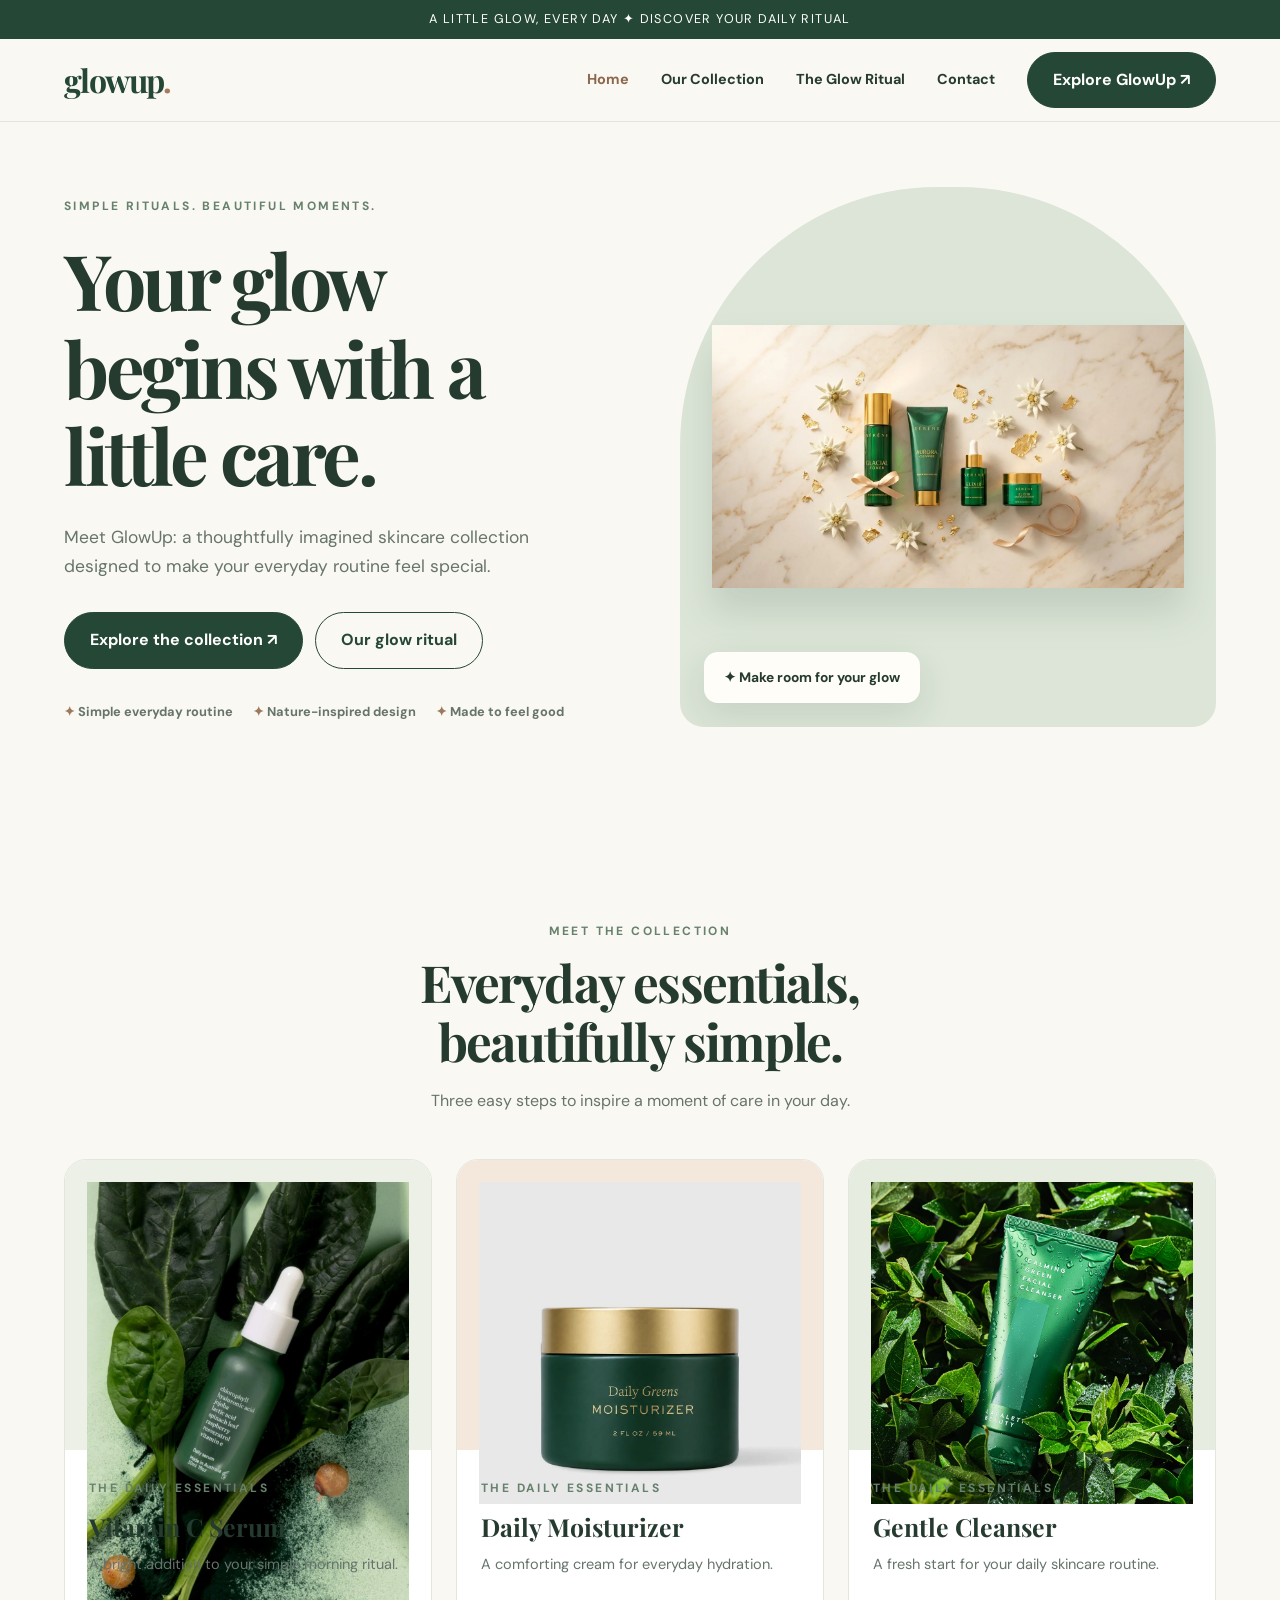
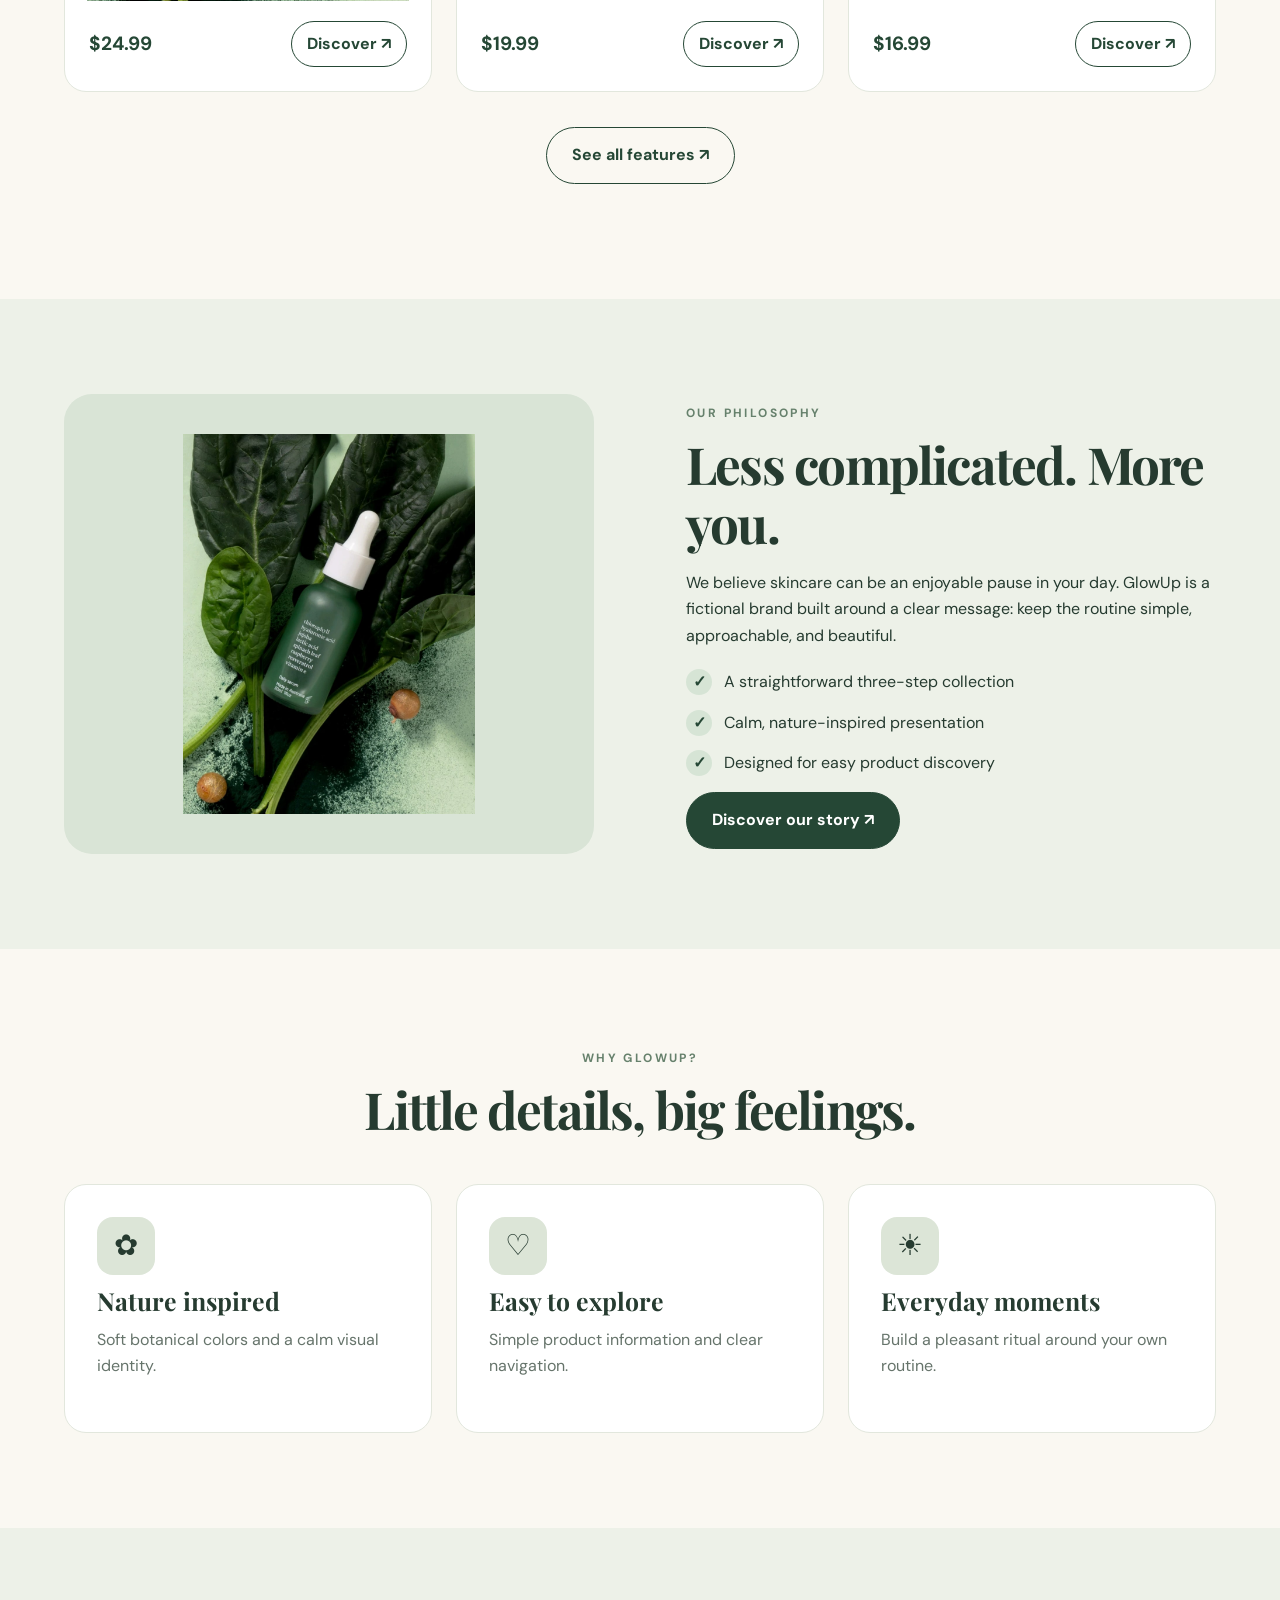
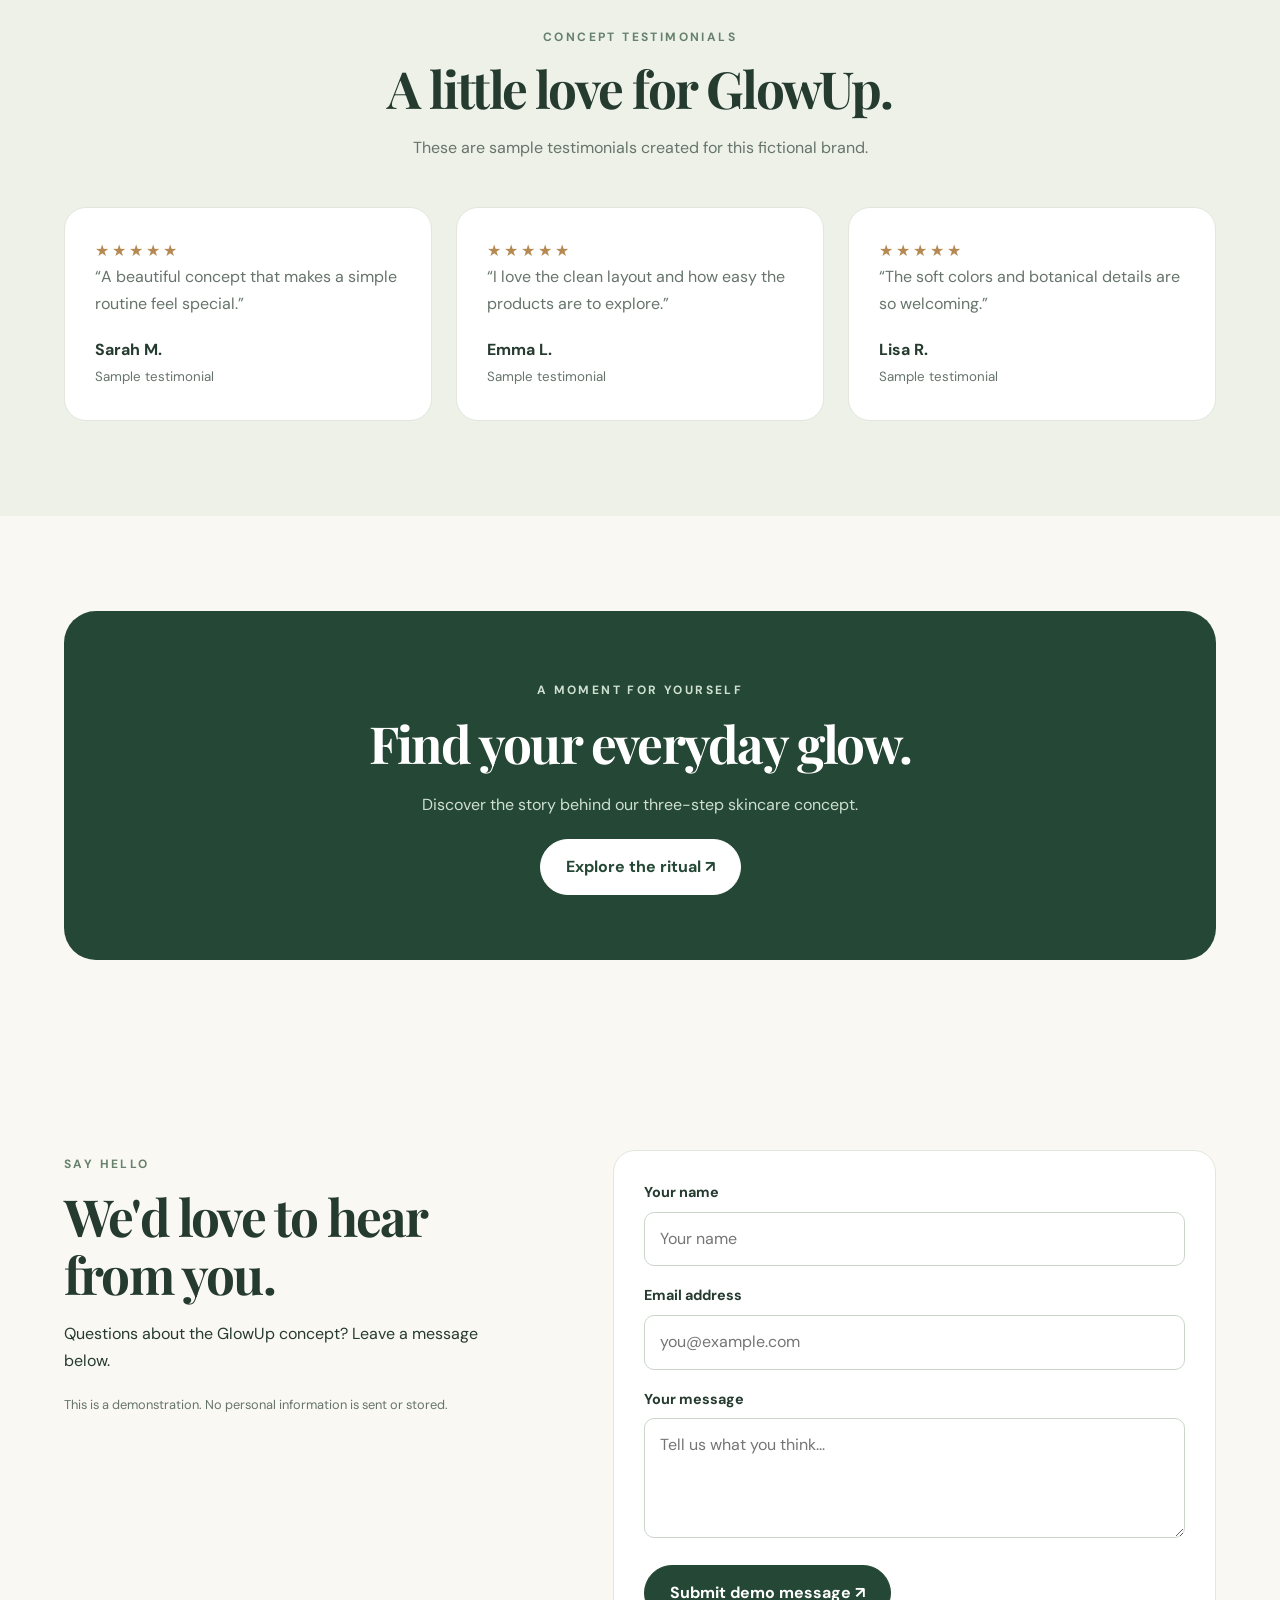
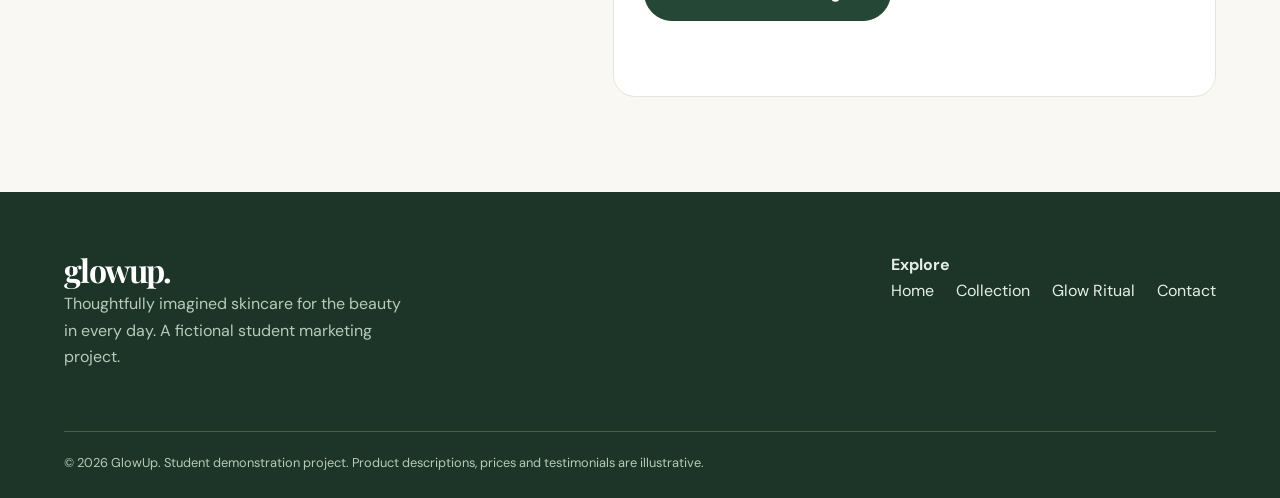
<file: index.html>
<!DOCTYPE html>
<html lang="en">
<head>
    <meta charset="UTF-8">
    <meta name="viewport" content="width=device-width, initial-scale=1.0">
    <meta name="description" content="Discover GlowUp, a botanical-inspired skincare collection.">
    <title>Home | GlowUp Skincare</title>
    <link rel="stylesheet" href="style.css">
    <script src="script.js" defer></script>
</head>
<body>

    <div class="announcement">
        A little glow, every day ✦ Discover your daily ritual
    </div>

    <header class="site-header">
        <nav class="container nav" aria-label="Main navigation">
            <a class="brand" href="index.html">glowup<span>.</span></a>

            <button class="menu-toggle" aria-label="Toggle menu"
                    aria-expanded="false" aria-controls="nav-links">☰</button>

            <div class="nav-links" id="nav-links">
                <a href="index.html" aria-current="page">Home</a>
                <a href="features.html">Our Collection</a>
                <a href="landing.html">The Glow Ritual</a>
                <a href="#contact">Contact</a>
                <a class="btn" href="landing.html">Explore GlowUp ↗</a>
            </div>
        </nav>
    </header>

    <main>
      
        <section class="hero">
            <div class="container hero-grid">
                <div class="hero-copy">
                    <span class="eyebrow">Simple rituals. Beautiful moments.</span>
                    <h1>Your glow begins with a little care.</h1>
                    <p>
                        Meet GlowUp: a thoughtfully imagined skincare collection
                        designed to make your everyday routine feel special.
                    </p>

                    <div class="actions">
                        <a class="btn" href="features.html">Explore the collection ↗</a>
                        <a class="btn btn-outline" href="landing.html">Our glow ritual</a>
                    </div>

                    <div class="trust">
                        <span>Simple everyday routine</span>
                        <span>Nature-inspired design</span>
                        <span>Made to feel good</span>
                    </div>
                </div>

                <div class="hero-art">
                    <img src="Skincare Ritual2.webp"
                         alt="GlowUp skincare bottle and botanical leaves">
                    <div class="floating-note">✦ Make room for your glow</div>
                </div>
            </div>
        </section>

        <section class="section" id="products">
            <div class="container">
                <div class="section-heading">
                    <span class="eyebrow">Meet the collection</span>
                    <h2>Everyday essentials, beautifully simple.</h2>
                    <p>Three easy steps to inspire a moment of care in your day.</p>
                </div>

                <div class="product-grid">
                    <article class="product-card">
                        <div class="product-image">
                            <img src="serum.jpg" alt="Vitamin C Serum" loading="lazy">
                        </div>
                        <div class="product-body">
                            <span class="eyebrow">The daily essentials</span>
                            <h3>Vitamin C Serum</h3>
                            <p>A bright addition to your simple morning ritual.</p>
                            <div class="product-bottom">
                                <span class="price">$24.99</span>
                                <button class="small-btn" data-product="Vitamin C Serum">
                                    Discover ↗
                                </button>
                            </div>
                        </div>
                    </article>

                    <article class="product-card">
                        <div class="product-image">
                            <img src="Daily Moisturizer.webp"
                                 alt="Daily Moisturizer" loading="lazy">
                        </div>
                        <div class="product-body">
                            <span class="eyebrow">The daily essentials</span>
                            <h3>Daily Moisturizer</h3>
                            <p>A comforting cream for everyday hydration.</p>
                            <div class="product-bottom">
                                <span class="price">$19.99</span>
                                <button class="small-btn" data-product="Daily Moisturizer">
                                    Discover ↗
                                </button>
                            </div>
                        </div>
                    </article>

                    <article class="product-card">
                        <div class="product-image">
                            <img src="Gentle Cleanser5.jpeg"
                                 alt="Gentle Cleanser" loading="lazy">
                        </div>
                        <div class="product-body">
                            <span class="eyebrow">The daily essentials</span>
                            <h3>Gentle Cleanser</h3>
                            <p>A fresh start for your daily skincare routine.</p>
                            <div class="product-bottom">
                                <span class="price">$16.99</span>
                                <button class="small-btn" data-product="Gentle Cleanser">
                                    Discover ↗
                                </button>
                            </div>
                        </div>
                    </article>
                </div>

                <p style="text-align:center; margin-top:35px">
                    <a class="btn btn-outline" href="features.html">See all features ↗</a>
                </p>
            </div>
        </section>

        <section class="section soft" id="about">
            <div class="container split">
                <div class="split-art">
                    <img src="serum.jpg" alt="GlowUp serum illustration" loading="lazy">
                </div>

                <div>
                    <span class="eyebrow">Our philosophy</span>
                    <h2>Less complicated. More you.</h2>
                    <p>
                        We believe skincare can be an enjoyable pause in your day.
                        GlowUp is a fictional brand built around a clear message:
                        keep the routine simple, approachable, and beautiful.
                    </p>

                    <ul class="check-list">
                        <li>A straightforward three-step collection</li>
                        <li>Calm, nature-inspired presentation</li>
                        <li>Designed for easy product discovery</li>
                    </ul>

                    <a class="btn" href="landing.html">Discover our story ↗</a>
                </div>
            </div>
        </section>

        <section class="section">
            <div class="container">
                <div class="section-heading">
                    <span class="eyebrow">Why GlowUp?</span>
                    <h2>Little details, big feelings.</h2>
                </div>

                <div class="feature-grid">
                    <article class="feature-card">
                        <div class="feature-icon">✿</div>
                        <h3>Nature inspired</h3>
                        <p>Soft botanical colors and a calm visual identity.</p>
                    </article>

                    <article class="feature-card">
                        <div class="feature-icon">♡</div>
                        <h3>Easy to explore</h3>
                        <p>Simple product information and clear navigation.</p>
                    </article>

                    <article class="feature-card">
                        <div class="feature-icon">☀</div>
                        <h3>Everyday moments</h3>
                        <p>Build a pleasant ritual around your own routine.</p>
                    </article>
                </div>
            </div>
        </section>

    
        <section class="section soft">
            <div class="container">
                <div class="section-heading">
                    <span class="eyebrow">Concept testimonials</span>
                    <h2>A little love for GlowUp.</h2>
                    <p>These are sample testimonials created for this fictional brand.</p>
                </div>

                <div class="quote-grid">
                    <article class="quote-card">
                        <div class="stars">★★★★★</div>
                        <p>“A beautiful concept that makes a simple routine feel special.”</p>
                        <strong>Sarah M.</strong><br>
                        <small>Sample testimonial</small>
                    </article>

                    <article class="quote-card">
                        <div class="stars">★★★★★</div>
                        <p>“I love the clean layout and how easy the products are to explore.”</p>
                        <strong>Emma L.</strong><br>
                        <small>Sample testimonial</small>
                    </article>

                    <article class="quote-card">
                        <div class="stars">★★★★★</div>
                        <p>“The soft colors and botanical details are so welcoming.”</p>
                        <strong>Lisa R.</strong><br>
                        <small>Sample testimonial</small>
                    </article>
                </div>
            </div>
        </section>

        <section class="section">
            <div class="container">
                <div class="cta">
                    <span class="eyebrow">A moment for yourself</span>
                    <h2>Find your everyday glow.</h2>
                    <p>Discover the story behind our three-step skincare concept.</p>
                    <a class="btn btn-light" href="landing.html">Explore the ritual ↗</a>
                </div>
            </div>
        </section>

        <section class="section" id="contact">
            <div class="container contact-layout">
                <div>
                    <span class="eyebrow">Say hello</span>
                    <h2>We'd love to hear from you.</h2>
                    <p>Questions about the GlowUp concept? Leave a message below.</p>
                    <p class="notice">
                        This is a demonstration. No personal information is sent or stored.
                    </p>
                </div>

                <form class="contact-form" data-demo-form novalidate>
                    <label for="name">Your name</label>
                    <input id="name" name="name" type="text"
                           placeholder="Your name" autocomplete="name" required>

                    <label for="email">Email address</label>
                    <input id="email" name="email" type="email"
                           placeholder="you@example.com" autocomplete="email" required>

                    <label for="message">Your message</label>
                    <textarea id="message" name="message"
                              placeholder="Tell us what you think..." required></textarea>

                    <button class="btn" type="submit">Submit demo message ↗</button>
                    <p class="form-message" role="status" aria-live="polite"></p>
                </form>
            </div>
        </section>
    </main>

    <footer class="footer">
        <div class="container">
            <div class="footer-grid">
                <div>
                    <a class="brand" href="index.html">glowup.</a>
                    <p>Thoughtfully imagined skincare for the beauty in every day.
                       A fictional student marketing project.</p>
                </div>

                <div>
                    <strong>Explore</strong>
                    <div class="footer-links">
                        <a href="index.html">Home</a>
                        <a href="features.html">Collection</a>
                        <a href="landing.html">Glow Ritual</a>
                        <a href="#contact">Contact</a>
                    </div>
                </div>
            </div>

            <div class="footer-bottom">
                © 2026 GlowUp. Student demonstration project.
                Product descriptions, prices and testimonials are illustrative.
            </div>
        </div>
    </footer>

    <div id="toast" class="toast" role="status" aria-live="polite" hidden></div>

</body>
</html>
</file>
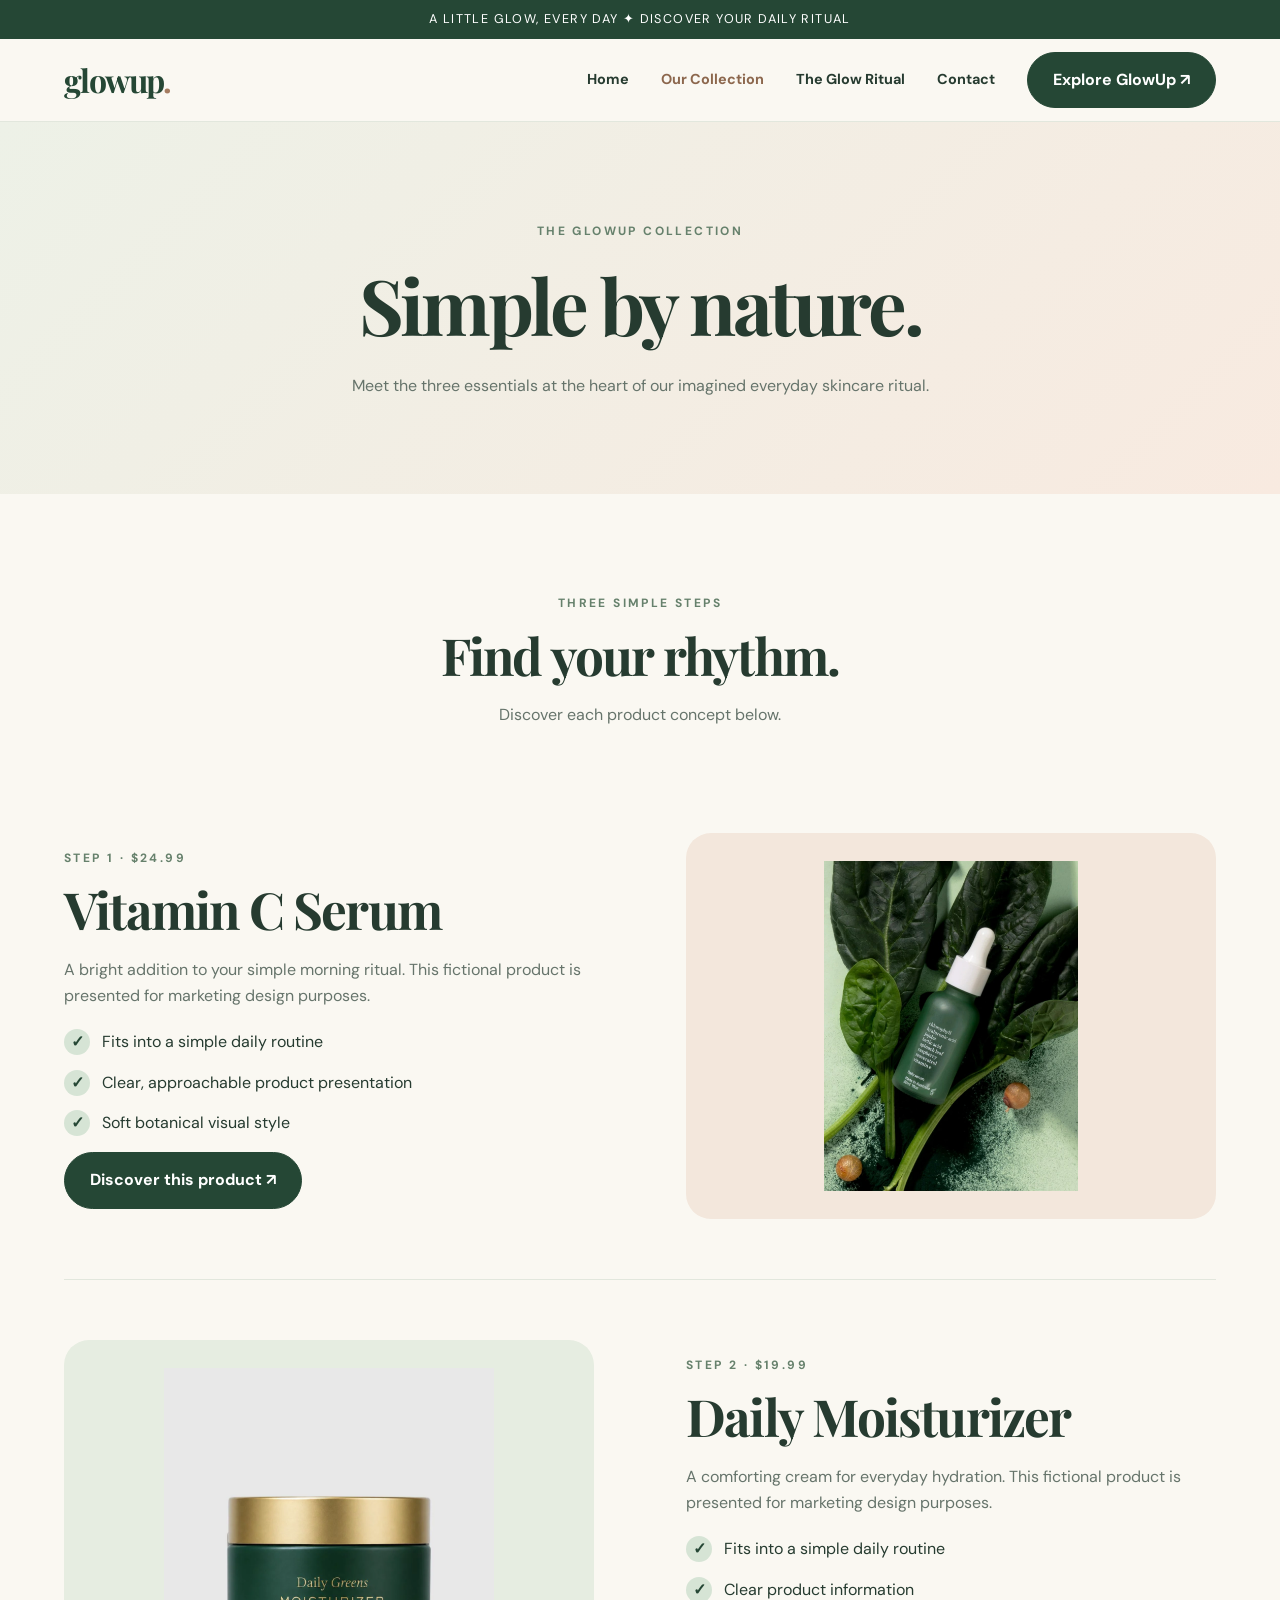
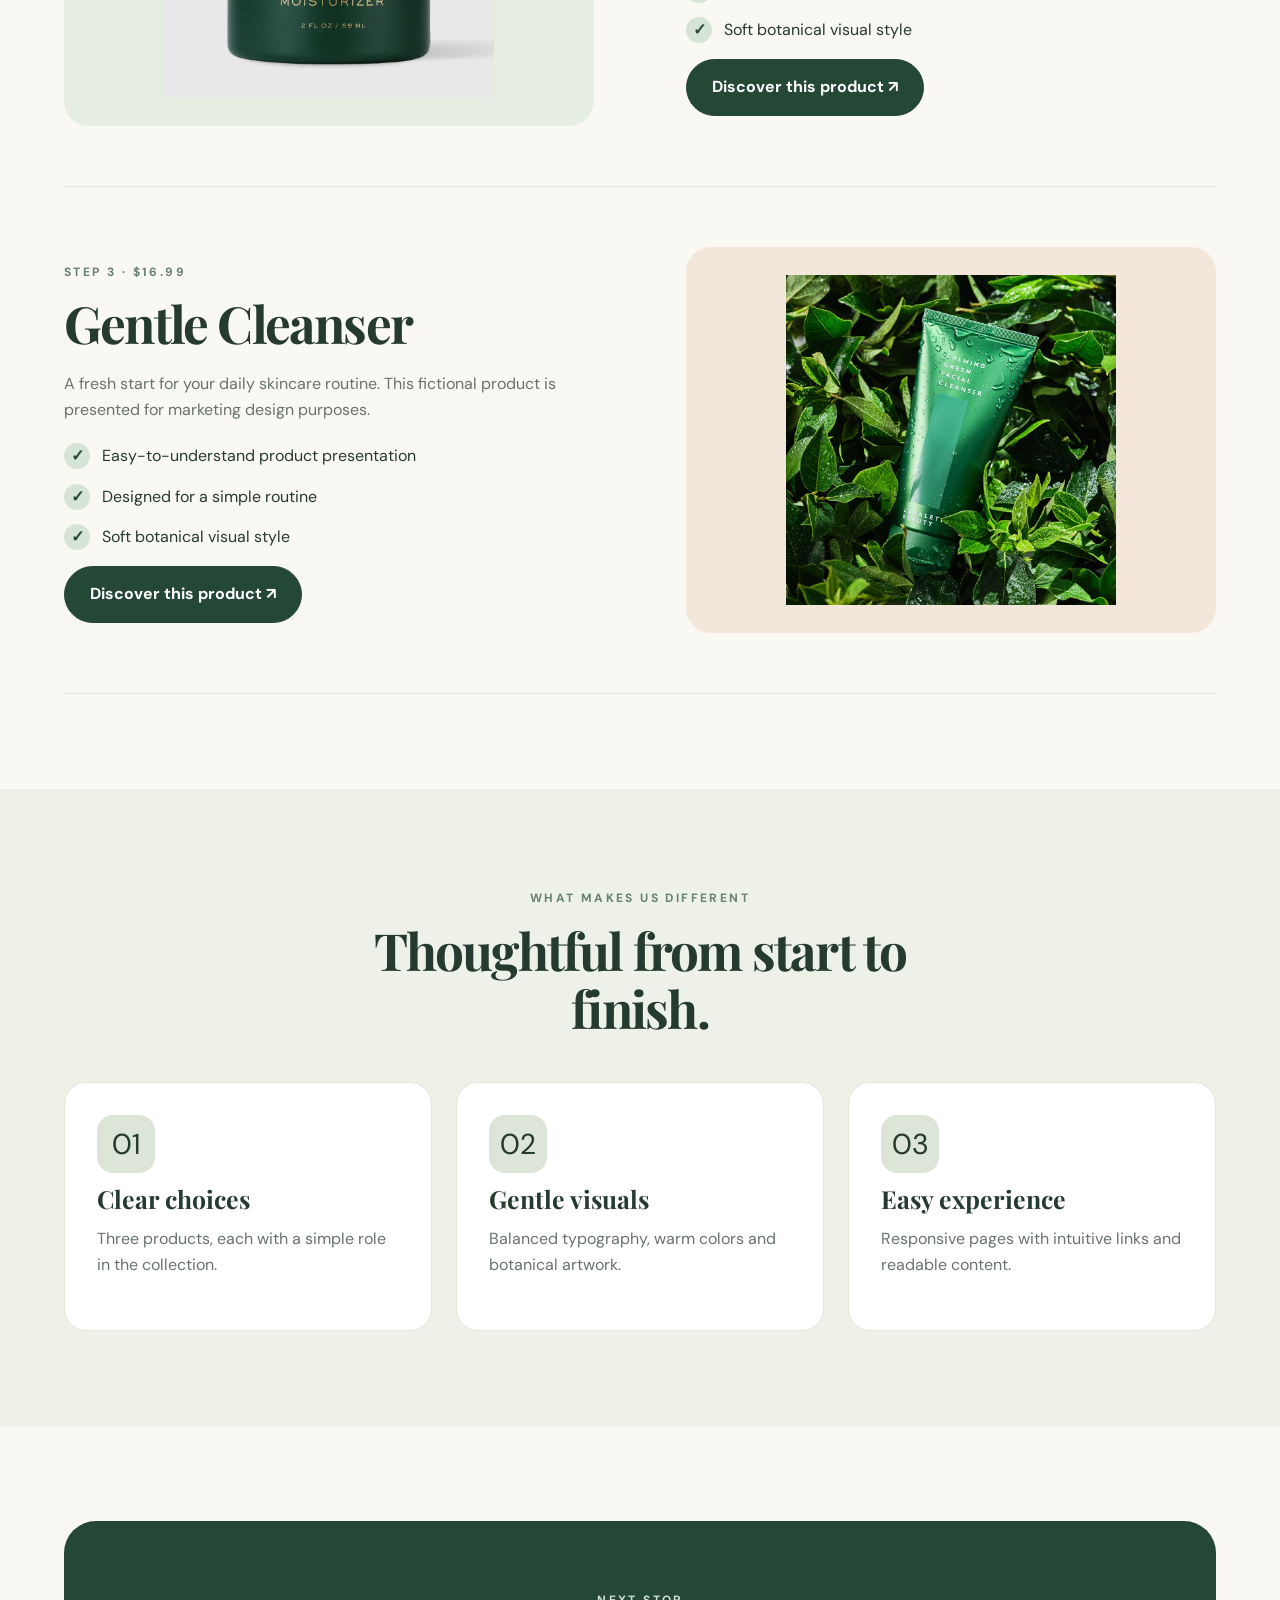
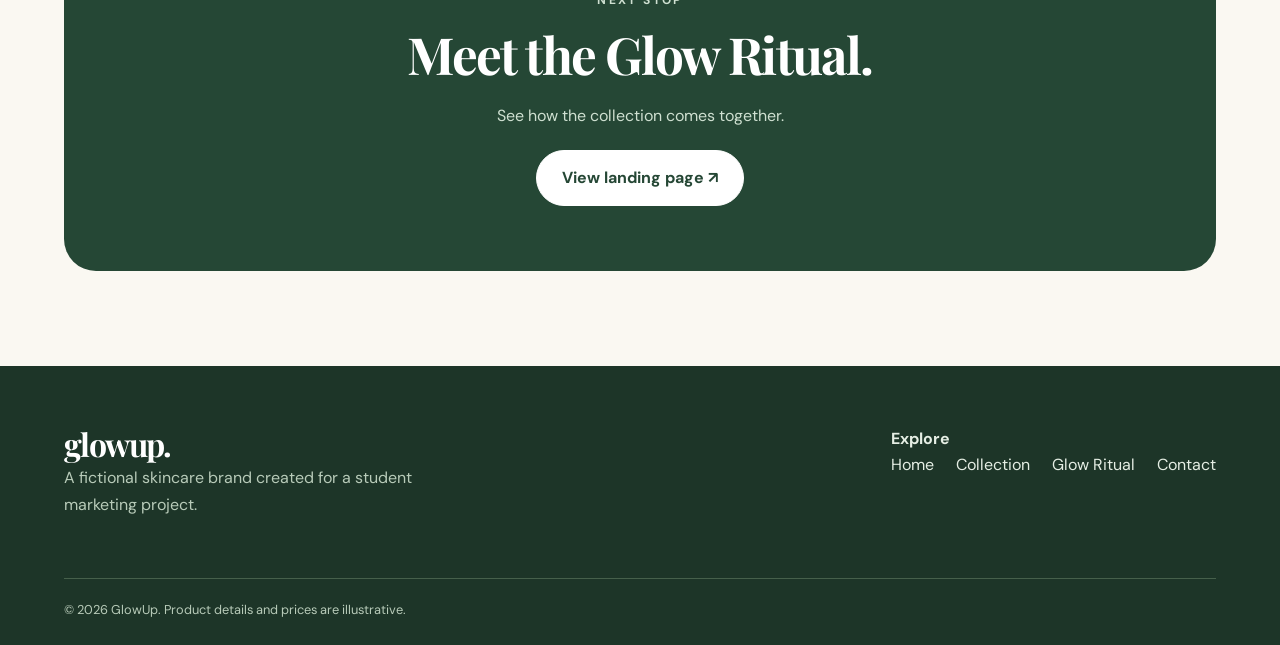
<file: features.html>
<!DOCTYPE html>
<html lang="en">
<head>
    <meta charset="UTF-8">
    <meta name="viewport" content="width=device-width, initial-scale=1.0">
    <meta name="description" content="Explore the GlowUp skincare collection and its features.">
    <title>Our Collection | GlowUp Skincare</title>
    <link rel="stylesheet" href="style.css">
    <script src="script.js" defer></script>
</head>
<body>

    <div class="announcement">
        A little glow, every day ✦ Discover your daily ritual
    </div>

    <header class="site-header">
        <nav class="container nav" aria-label="Main navigation">
            <a class="brand" href="index.html">glowup<span>.</span></a>

            <button class="menu-toggle" aria-label="Toggle menu"
                    aria-expanded="false" aria-controls="nav-links">☰</button>

            <div class="nav-links" id="nav-links">
                <a href="index.html">Home</a>
                <a href="features.html" aria-current="page">Our Collection</a>
                <a href="landing.html">The Glow Ritual</a>
                <a href="index.html#contact">Contact</a>
                <a class="btn" href="landing.html">Explore GlowUp ↗</a>
            </div>
        </nav>
    </header>

    <main>
        <section class="page-hero">
            <div class="container">
                <span class="eyebrow">The GlowUp collection</span>
                <h1>Simple by nature.</h1>
                <p>
                    Meet the three essentials at the heart of our imagined
                    everyday skincare ritual.
                </p>
            </div>
        </section>

        <section class="section">
            <div class="container">
                <div class="section-heading">
                    <span class="eyebrow">Three simple steps</span>
                    <h2>Find your rhythm.</h2>
                    <p>Discover each product concept below.</p>
                </div>

                <article class="feature-detail">
                    <div class="detail-art">
                        <img src="serum.jpg"
                             alt="Vitamin C Serum illustration" loading="lazy">
                    </div>
                    <div>
                        <span class="eyebrow">Step 1 · $24.99</span>
                        <h2>Vitamin C Serum</h2>
                        <p>
                            A bright addition to your simple morning ritual.
                            This fictional product is presented for marketing
                            design purposes.
                        </p>
                        <ul class="check-list">
                            <li>Fits into a simple daily routine</li>
                            <li>Clear, approachable product presentation</li>
                            <li>Soft botanical visual style</li>
                        </ul>
                        <button class="btn" data-product="Vitamin C Serum">
                            Discover this product ↗
                        </button>
                    </div>
                </article>

                <article class="feature-detail">
                    <div class="detail-art">
                        <img src="Daily Moisturizer.webp"
                             alt="Daily Moisturizer illustration" loading="lazy">
                    </div>
                    <div>
                        <span class="eyebrow">Step 2 · $19.99</span>
                        <h2>Daily Moisturizer</h2>
                        <p>
                            A comforting cream for everyday hydration.
                            This fictional product is presented for marketing
                            design purposes.
                        </p>
                        <ul class="check-list">
                            <li>Fits into a simple daily routine</li>
                            <li>Clear product information</li>
                            <li>Soft botanical visual style</li>
                        </ul>
                        <button class="btn" data-product="Daily Moisturizer">
                            Discover this product ↗
                        </button>
                    </div>
                </article>

                <article class="feature-detail">
                    <div class="detail-art">
                        <img src="Gentle Cleanser5.jpeg"
                             alt="Gentle Cleanser illustration" loading="lazy">
                    </div>
                    <div>
                        <span class="eyebrow">Step 3 · $16.99</span>
                        <h2>Gentle Cleanser</h2>
                        <p>
                            A fresh start for your daily skincare routine.
                            This fictional product is presented for marketing
                            design purposes.
                        </p>
                        <ul class="check-list">
                            <li>Easy-to-understand product presentation</li>
                            <li>Designed for a simple routine</li>
                            <li>Soft botanical visual style</li>
                        </ul>
                        <button class="btn" data-product="Gentle Cleanser">
                            Discover this product ↗
                        </button>
                    </div>
                </article>
            </div>
        </section>

        <section class="section soft">
            <div class="container">
                <div class="section-heading">
                    <span class="eyebrow">What makes us different</span>
                    <h2>Thoughtful from start to finish.</h2>
                </div>

                <div class="feature-grid">
                    <article class="feature-card">
                        <div class="feature-icon">01</div>
                        <h3>Clear choices</h3>
                        <p>Three products, each with a simple role in the collection.</p>
                    </article>

                    <article class="feature-card">
                        <div class="feature-icon">02</div>
                        <h3>Gentle visuals</h3>
                        <p>Balanced typography, warm colors and botanical artwork.</p>
                    </article>

                    <article class="feature-card">
                        <div class="feature-icon">03</div>
                        <h3>Easy experience</h3>
                        <p>Responsive pages with intuitive links and readable content.</p>
                    </article>
                </div>
            </div>
        </section>

        <section class="section">
            <div class="container">
                <div class="cta">
                    <span class="eyebrow">Next stop</span>
                    <h2>Meet the Glow Ritual.</h2>
                    <p>See how the collection comes together.</p>
                    <a class="btn btn-light" href="landing.html">View landing page ↗</a>
                </div>
            </div>
        </section>
    </main>

    <footer class="footer">
        <div class="container">
            <div class="footer-grid">
                <div>
                    <a class="brand" href="index.html">glowup.</a>
                    <p>A fictional skincare brand created for a student marketing project.</p>
                </div>
                <div>
                    <strong>Explore</strong>
                    <div class="footer-links">
                        <a href="index.html">Home</a>
                        <a href="features.html">Collection</a>
                        <a href="landing.html">Glow Ritual</a>
                        <a href="index.html#contact">Contact</a>
                    </div>
                </div>
            </div>
            <div class="footer-bottom">
                © 2026 GlowUp. Product details and prices are illustrative.
            </div>
        </div>
    </footer>

    <div id="toast" class="toast" role="status" aria-live="polite" hidden></div>

</body>
</html>
</file>
<file: style.css>
@import url('https://fonts.googleapis.com/css2?family=DM+Sans:wght@400;500;600;700&family=Playfair+Display:wght@400;500;600;700&display=swap');

:root {
    --cream: #faf8f2;
    --paper: #fffdf8;
    --sage: #dce5d7;
    --forest: #254735;
    --ink: #263b30;
    --muted: #66746b;
    --peach: #f4e2d5;
    --line: #e2e7dd;
    --radius: 22px;
}

* {
    box-sizing: border-box;
}

html {
    scroll-behavior: smooth;
    scroll-padding-top: 95px;
}

body {
    margin: 0;
    background: var(--cream);
    color: var(--ink);
    font-family: 'DM Sans', Arial, sans-serif;
    line-height: 1.65;
}

h1, h2, h3, .brand {
    font-family: 'Playfair Display', Georgia, serif;
    line-height: 1.14;
}

h1 {
    font-size: clamp(3rem, 6vw, 6.2rem);
    letter-spacing: -0.045em;
    margin: 18px 0 24px;
}

h2 {
    font-size: clamp(2.2rem, 4vw, 3.8rem);
    letter-spacing: -0.035em;
    margin: 10px 0 18px;
}

h3 {
    font-size: 1.55rem;
    margin: 12px 0;
}

p {
    margin: 0 0 20px;
}

a {
    color: inherit;
    text-decoration: none;
}

button, input, textarea {
    font: inherit;
}

button {
    cursor: pointer;
}

.container {
    width: min(1180px, 90%);
    margin: auto;
}


.announcement {
    background: var(--forest);
    color: white;
    text-align: center;
    padding: 9px 16px;
    font-size: 0.79rem;
    letter-spacing: 0.11em;
    text-transform: uppercase;
}


.site-header {
    position: sticky;
    top: 0;
    background: rgba(250, 248, 242, 0.96);
    backdrop-filter: blur(12px);
    border-bottom: 1px solid var(--line);
    z-index: 20;
}

.nav {
    display: flex;
    align-items: center;
    justify-content: space-between;
    min-height: 82px;
    gap: 24px;
}

.brand {
    font-size: 2rem;
    font-weight: 700;
    letter-spacing: -0.05em;
    color: var(--forest);
}

.brand span {
    color: #a57c61;
}

.nav-links {
    display: flex;
    align-items: center;
    gap: 32px;
}

.nav-links a:not(.btn) {
    font-size: 0.9rem;
    font-weight: 700;
}

.nav-links a[aria-current="page"],
.nav-links a:hover {
    color: #8c674d;
}

.menu-toggle {
    display: none;
    background: none;
    border: 1px solid var(--line);
    border-radius: 10px;
    padding: 8px 12px;
    font-size: 1.3rem;
    color: var(--forest);
}


.btn {
    display: inline-flex;
    align-items: center;
    justify-content: center;
    gap: 12px;
    background: var(--forest);
    color: white;
    border: 1px solid var(--forest);
    padding: 14px 25px;
    border-radius: 100px;
    font-weight: 700;
    transition: transform 0.2s, background 0.2s;
}

.btn:hover {
    transform: translateY(-3px);
    background: #38664c;
}

.btn-outline {
    background: transparent;
    color: var(--forest);
}

.btn-outline:hover {
    background: var(--sage);
}

.btn-light {
    background: white;
    color: var(--forest);
    border-color: white;
}

.eyebrow {
    text-transform: uppercase;
    font-size: 0.75rem;
    letter-spacing: 0.2em;
    font-weight: 700;
    color: #66816c;
}


.hero {
    padding: 65px 0 95px;
}

.hero-grid {
    display: grid;
    grid-template-columns: 1fr 1fr;
    align-items: center;
    gap: 7%;
}

.hero-copy > p {
    font-size: 1.09rem;
    color: var(--muted);
    max-width: 490px;
}

.actions {
    display: flex;
    flex-wrap: wrap;
    gap: 12px;
    margin: 32px 0;
}

.hero-art {
    position: relative;
    background: var(--sage);
    border-radius: 48% 48% 24px 24px;
    min-height: 540px;
    display: grid;
    place-items: center;
    overflow: hidden;
}

.hero-art img {
    width: 88%;
    max-height: 520px;
    object-fit: contain;
    filter: drop-shadow(0 24px 18px #25473525);
}

.floating-note {
    position: absolute;
    bottom: 24px;
    left: 24px;
    background: var(--paper);
    border-radius: 14px;
    padding: 14px 20px;
    box-shadow: 0 12px 35px #25473520;
    font-size: 0.86rem;
    font-weight: 700;
}

.trust {
    display: flex;
    gap: 20px;
    flex-wrap: wrap;
    font-size: 0.8rem;
    font-weight: 700;
    color: var(--muted);
    margin-top: 28px;
}

.trust span::before {
    content: '✦ ';
    color: #9d795d;
}


.section {
    padding: 95px 0;
}

.section-heading {
    max-width: 680px;
    margin: 0 auto 45px;
    text-align: center;
}

.section-heading p {
    color: var(--muted);
}

.section-heading.left {
    text-align: left;
    margin-left: 0;
}

.soft {
    background: #edf1e8;
}


.product-grid,
.feature-grid,
.quote-grid {
    display: grid;
    grid-template-columns: repeat(3, 1fr);
    gap: 24px;
}

.product-card {
    background: white;
    border: 1px solid var(--line);
    border-radius: var(--radius);
    overflow: hidden;
    transition: transform 0.2s, box-shadow 0.2s;
}

.product-card:hover {
    transform: translateY(-6px);
    box-shadow: 0 18px 38px #25473512;
}

.product-image {
    background: #edf0e7;
    display: grid;
    place-items: center;
    height: 290px;
    padding: 22px;
}

.product-card:nth-child(2) .product-image {
    background: #f4e8dd;
}

.product-card:nth-child(3) .product-image {
    background: #e7ece1;
}

.product-image img {
    height: 100%;
    width: 100%;
    object-fit: contain;
}

.product-body {
    padding: 24px;
}

.product-body p {
    color: var(--muted);
    font-size: 0.91rem;
    min-height: 48px;
}

.product-bottom {
    display: flex;
    align-items: center;
    justify-content: space-between;
    gap: 10px;
}

.price {
    font-weight: 700;
    color: var(--forest);
    font-size: 1.2rem;
}

.small-btn {
    border: 1px solid var(--forest);
    color: var(--forest);
    background: transparent;
    border-radius: 50px;
    padding: 9px 15px;
    font-weight: 700;
}

.small-btn:hover {
    background: var(--forest);
    color: white;
}


.split {
    display: grid;
    grid-template-columns: 1fr 1fr;
    gap: 8%;
    align-items: center;
}

.split-art {
    border-radius: 28px;
    background: #d9e4d6;
    padding: 40px;
    min-height: 410px;
    display: grid;
    place-items: center;
}

.split-art img {
    width: 100%;
    max-height: 380px;
    object-fit: contain;
}

.check-list {
    padding: 0;
    list-style: none;
}

.check-list li {
    margin: 14px 0;
}

.check-list li::before {
    content: '✓';
    display: inline-grid;
    place-items: center;
    width: 26px;
    height: 26px;
    border-radius: 50%;
    background: #d6e4d5;
    color: var(--forest);
    font-weight: 700;
    margin-right: 12px;
}


.feature-card {
    background: white;
    border: 1px solid var(--line);
    padding: 32px;
    border-radius: var(--radius);
}

.feature-icon {
    font-size: 1.8rem;
    background: var(--sage);
    border-radius: 16px;
    width: 58px;
    height: 58px;
    display: grid;
    place-items: center;
}

.feature-card p,
.quote-card p {
    color: var(--muted);
}


.quote-card {
    padding: 30px;
    border: 1px solid var(--line);
    border-radius: var(--radius);
    background: white;
}

.stars {
    color: #b58a52;
    letter-spacing: 3px;
}

.quote-card small {
    color: var(--muted);
}


.cta {
    background: var(--forest);
    color: white;
    border-radius: 32px;
    padding: 65px 8%;
    text-align: center;
}

.cta .eyebrow,
.cta p {
    color: #cfe0d1;
}

.cta h2 {
    max-width: 650px;
    margin: 12px auto 20px;
}


.contact-layout {
    display: grid;
    grid-template-columns: 0.85fr 1.15fr;
    gap: 9%;
    align-items: start;
}

.contact-form {
    background: white;
    padding: 30px;
    border: 1px solid var(--line);
    border-radius: var(--radius);
}

label {
    display: block;
    font-weight: 700;
    font-size: 0.9rem;
    margin-bottom: 7px;
}

input,
textarea {
    width: 100%;
    padding: 13px 15px;
    border: 1px solid #cbd6cb;
    border-radius: 10px;
    background: white;
    font-size: 1rem;
    margin-bottom: 18px;
    color: var(--ink);
}

input:focus,
textarea:focus {
    outline: 2px solid #9db9a1;
    outline-offset: 2px;
}

textarea {
    resize: vertical;
    min-height: 120px;
}

.form-message {
    min-height: 25px;
    font-size: 0.9rem;
    font-weight: 700;
}

.form-message.error {
    color: #a03c2e;
}

.form-message.success {
    color: #24603b;
}

.notice {
    font-size: 0.8rem;
    color: var(--muted);
}


.footer {
    background: #1d3528;
    color: #e5eee4;
    padding: 60px 0 25px;
}

.footer-grid {
    display: flex;
    justify-content: space-between;
    gap: 30px;
    flex-wrap: wrap;
}

.footer .brand {
    color: white;
}

.footer p {
    color: #b8cbb9;
    max-width: 350px;
}

.footer-links {
    display: flex;
    gap: 22px;
    flex-wrap: wrap;
}

.footer-bottom {
    border-top: 1px solid #46604b;
    margin-top: 40px;
    padding-top: 20px;
    color: #b8cbb9;
    font-size: 0.8rem;
}


.page-hero {
    text-align: center;
    padding: 95px 0;
    background: linear-gradient(135deg, #edf1e7, #f8eae0);
}

.page-hero p {
    max-width: 620px;
    margin: auto;
    color: var(--muted);
}

.feature-detail {
    display: grid;
    grid-template-columns: 1fr 1fr;
    gap: 8%;
    align-items: center;
    padding: 60px 0;
    border-bottom: 1px solid var(--line);
}

.feature-detail:nth-child(even) .detail-art {
    order: 2;
}

.detail-art {
    border-radius: 25px;
    min-height: 350px;
    display: grid;
    place-items: center;
    background: #e6ede1;
    padding: 28px;
}

.feature-detail:nth-child(even) .detail-art {
    background: #f3e7dc;
}

.detail-art img {
    width: 100%;
    max-height: 330px;
    object-fit: contain;
}

.feature-detail p {
    color: var(--muted);
}


.promo-hero {
    background: linear-gradient(115deg, #e3ebde, #f5e2d5);
    padding: 90px 0;
}

.promo-tag {
    display: inline-block;
    background: white;
    border-radius: 100px;
    padding: 8px 16px;
    font-size: 0.75rem;
    font-weight: 700;
    letter-spacing: 0.1em;
    text-transform: uppercase;
}

.promo-box {
    background: white;
    border: 1px solid var(--line);
    padding: 28px;
    border-radius: 20px;
}


.toast {
    position: fixed;
    right: 20px;
    bottom: 20px;
    background: var(--forest);
    color: white;
    padding: 15px 22px;
    border-radius: 12px;
    box-shadow: 0 12px 35px #0003;
    z-index: 40;
    max-width: min(350px, 90vw);
}

[hidden] {
    display: none !important;
}

:focus-visible {
    outline: 3px solid #ae805d;
    outline-offset: 4px;
}



@media (max-width: 850px) {
    .hero-grid,
    .split,
    .contact-layout,
    .feature-detail {
        grid-template-columns: 1fr;
    }

    .hero-art {
        min-height: 420px;
    }

    .product-grid,
    .feature-grid,
    .quote-grid {
        grid-template-columns: repeat(2, 1fr);
    }

    .feature-detail:nth-child(even) .detail-art {
        order: 0;
    }

    .nav-links {
        gap: 16px;
    }
}


@media (max-width: 650px) {
    .announcement {
        font-size: 0.65rem;
    }

    .nav {
        min-height: 70px;
    }

    .menu-toggle {
        display: block;
    }

    .nav-links {
        display: none;
        position: absolute;
        top: 100%;
        left: 0;
        right: 0;
        padding: 24px 5%;
        background: var(--cream);
        box-shadow: 0 15px 25px #0001;
        flex-direction: column;
        align-items: stretch;
    }

    .nav-links.open {
        display: flex;
    }

    .nav-links .btn {
        text-align: center;
    }

    .hero {
        padding: 40px 0 65px;
    }

    .hero-art {
        min-height: 330px;
    }

    .hero-art img {
        max-height: 330px;
    }

    .floating-note {
        font-size: 0.75rem;
    }

    .section {
        padding: 65px 0;
    }

    .product-grid,
    .feature-grid,
    .quote-grid {
        grid-template-columns: 1fr;
    }

    .split-art {
        min-height: 280px;
    }

    .cta {
        padding: 45px 7%;
    }

    .page-hero {
        padding: 65px 0;
    }

    .contact-form {
        padding: 20px;
    }
}


@media (prefers-reduced-motion: reduce) {
    html {
        scroll-behavior: auto;
    }

    *,
    *::before,
    *::after {
        transition: none !important;
    }
}
</file>
